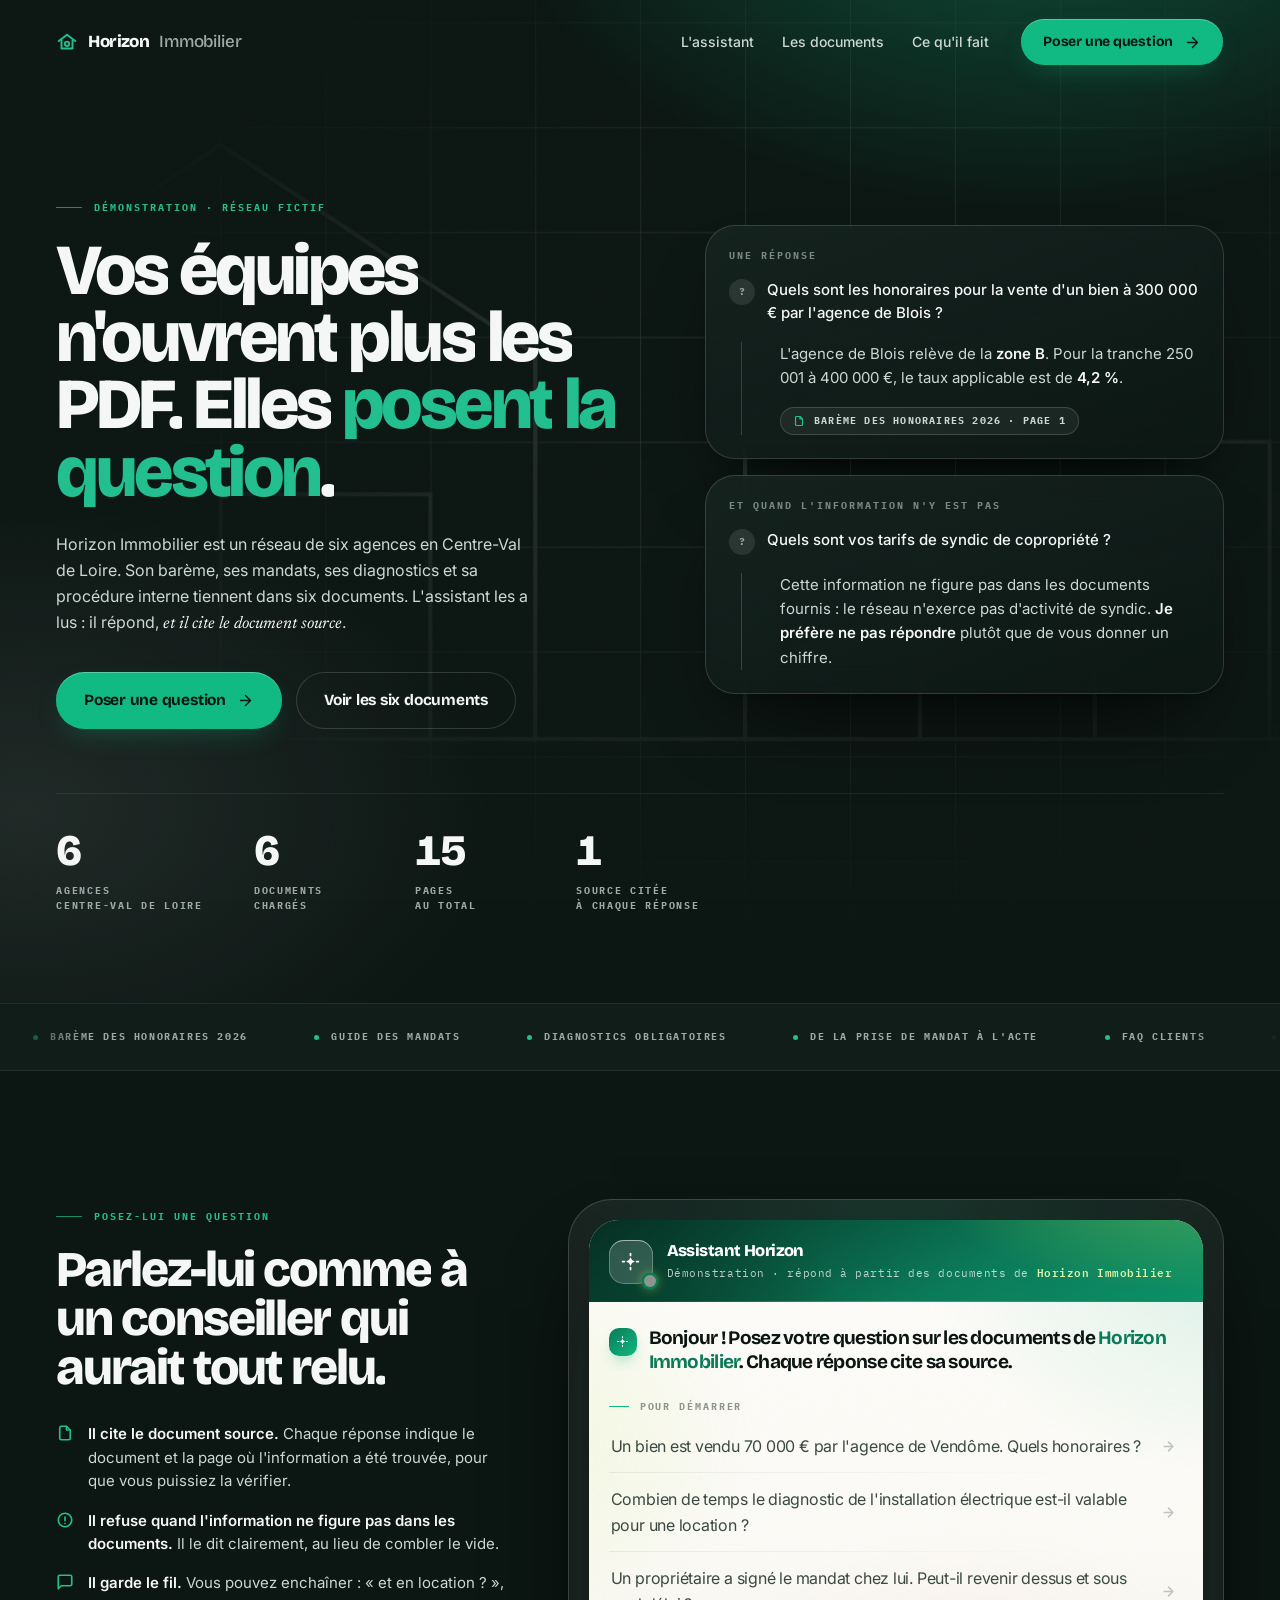
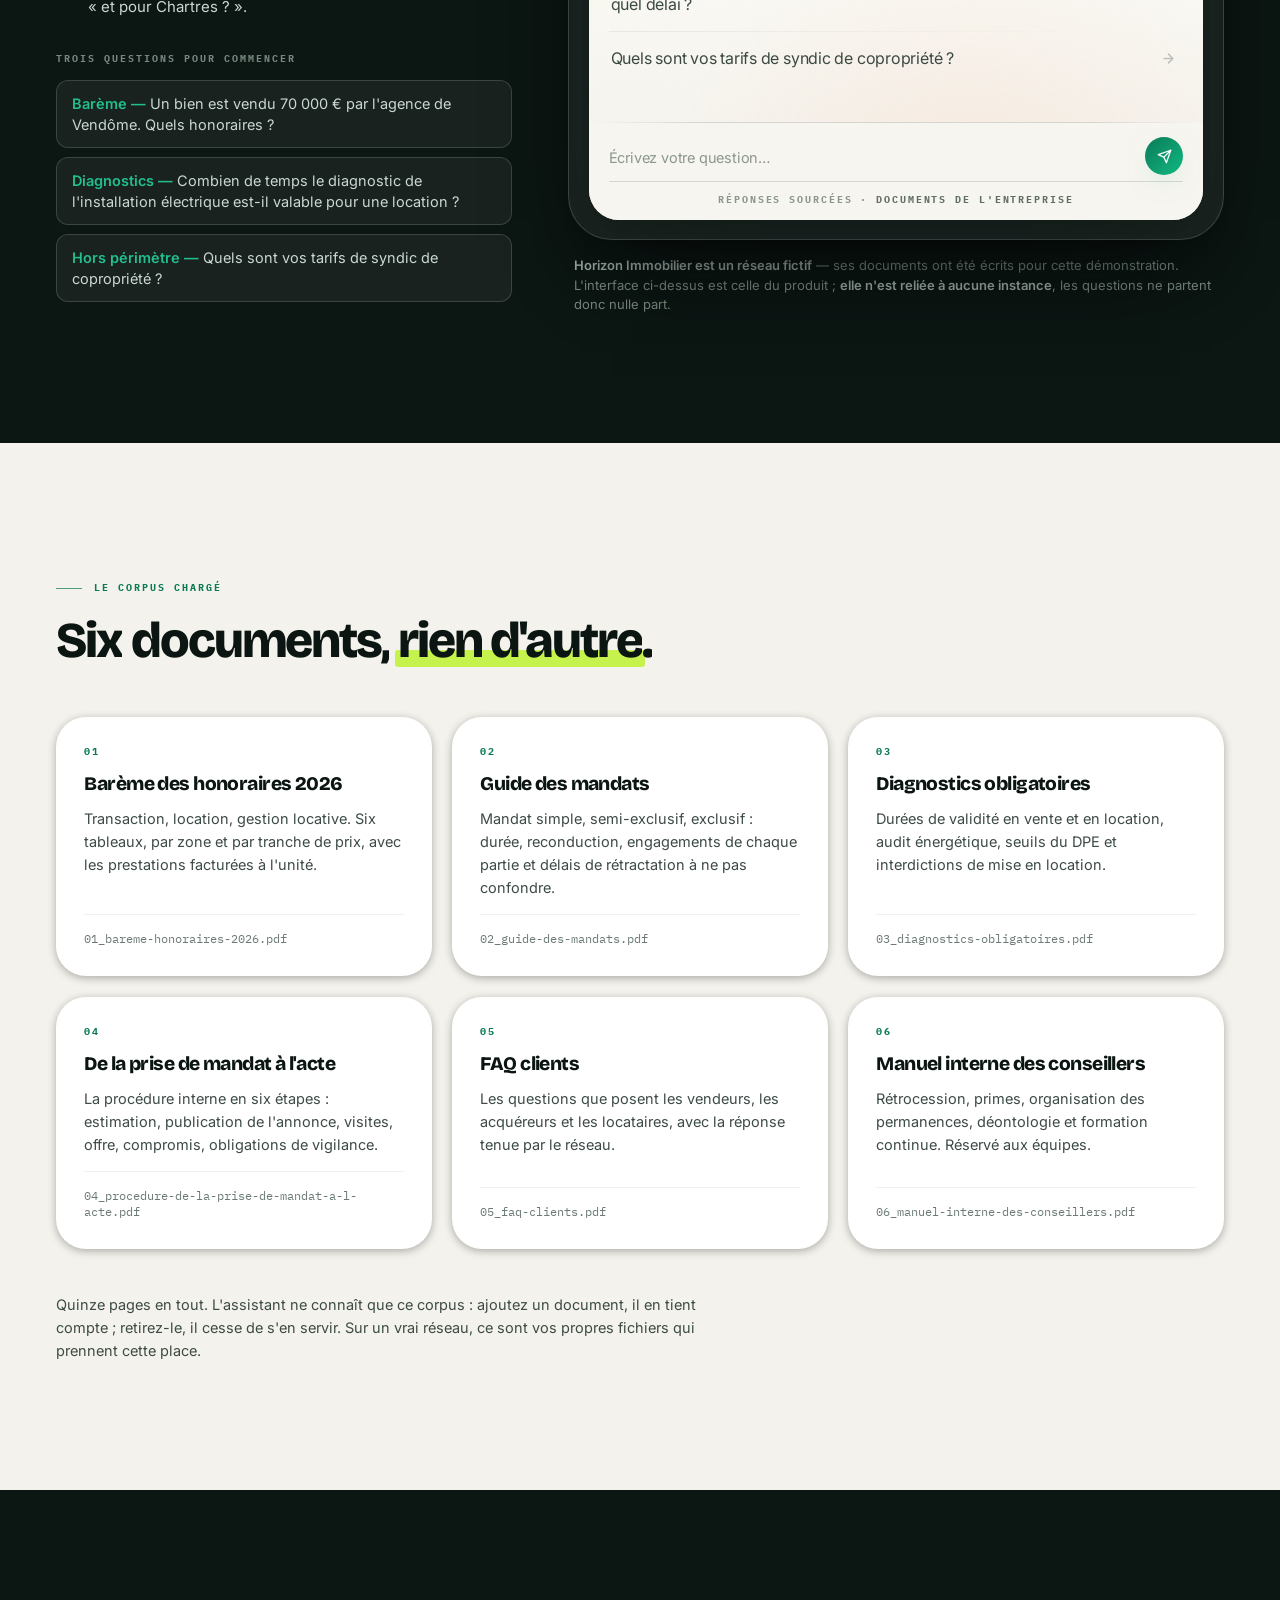
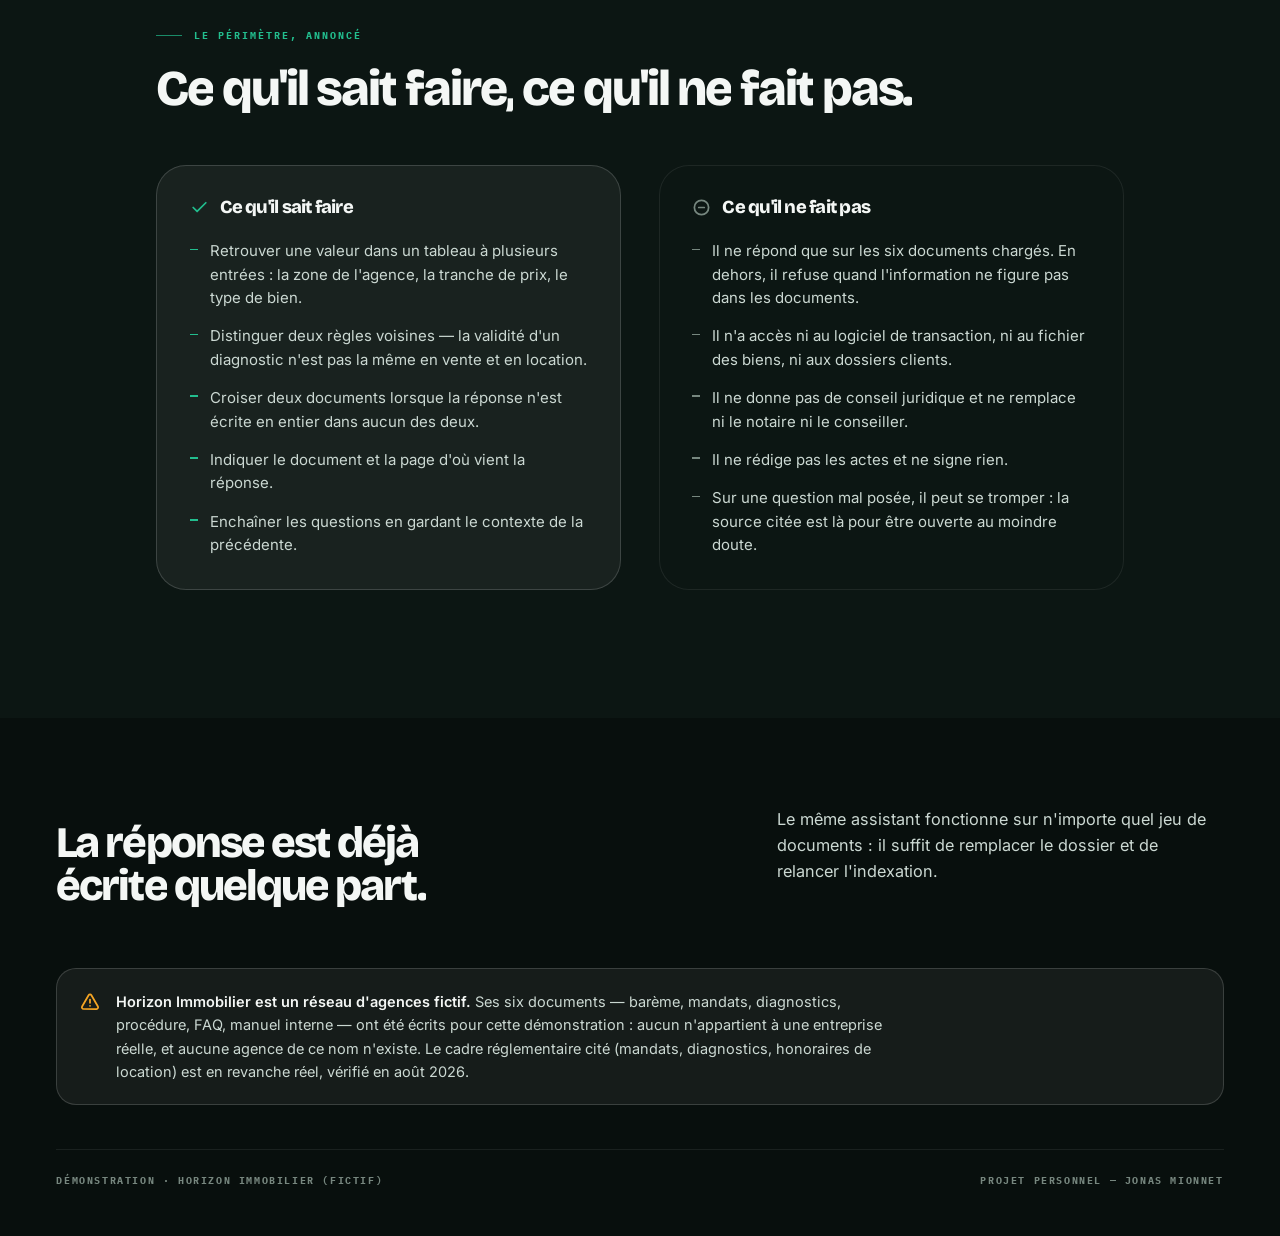
<file: web/index.html>
<!DOCTYPE html>
<html lang="fr">
<head>
<meta charset="UTF-8">
<meta name="viewport" content="width=device-width, initial-scale=1.0">
<title>Horizon Immobilier — l'assistant qui répond à partir des documents du réseau</title>
<meta name="description" content="Démonstration : un assistant qui répond aux questions des équipes à partir des six documents du réseau Horizon Immobilier, en citant le document source. Réseau fictif créé pour la démonstration.">
<meta name="robots" content="noindex, nofollow">
<meta name="theme-color" content="#0C1613">
<link rel="icon" href="data:image/svg+xml,%3Csvg xmlns='http://www.w3.org/2000/svg' viewBox='0 0 64 64'%3E%3Crect width='64' height='64' rx='13' fill='%230C1613'/%3E%3Cpath d='M12 34 32 17l20 17' fill='none' stroke='%23F4F7F5' stroke-width='4.5' stroke-linecap='round' stroke-linejoin='round'/%3E%3Cpath d='M19 33v14h26V33' fill='none' stroke='%23F4F7F5' stroke-width='4.5' stroke-linecap='round' stroke-linejoin='round'/%3E%3Ccircle cx='32' cy='40' r='5' fill='none' stroke='%2310B981' stroke-width='4'/%3E%3C/svg%3E">
<link rel="preconnect" href="https://fonts.googleapis.com">
<link rel="preconnect" href="https://fonts.gstatic.com" crossorigin>
<link href="https://fonts.googleapis.com/css2?family=Bricolage+Grotesque:opsz,wght@12..96,500;12..96,600;12..96,700;12..96,800&family=IBM+Plex+Mono:wght@400;500;600;700&family=Inter:wght@400;450;500;600;700&family=Newsreader:ital,opsz,wght@0,6..72,400;1,6..72,400&display=swap" rel="stylesheet">
<link rel="stylesheet" href="da.css">
<style>
  /* =========================================================================
     Vitrine de démonstration — réseau (fictif) Horizon Immobilier.
     Le vocabulaire commun — jetons de couleur, boutons, révélations — vit dans
     da.css. Cette feuille ne décrit QUE la composition propre à cette page et
     ne pose aucune couleur en dur : uniquement des jetons.
     ========================================================================= */

  html{scroll-behavior:smooth;}
  html.js{scroll-behavior:auto;}          /* le défilement doux est repris par Lenis */
  body{background:var(--ink-900);}

  /* Ancrage : les sections visées par la navigation ne doivent pas passer
     sous la barre collante. */
  section[id]{scroll-margin-top:96px;}

  /* Focus : visible partout, pas seulement sur les boutons de da.css. */
  a:focus-visible,button:focus-visible,input:focus-visible{
    outline:2px solid var(--sig-400);outline-offset:3px;border-radius:var(--r-xs);}

  /* ------------------------------------------------------------------ NAV --- */
  .nav{position:fixed;top:0;left:0;right:0;z-index:300;
    transition:transform .6s var(--e),background .6s var(--e),backdrop-filter .6s var(--e);}
  .nav.is-stuck{background:rgba(12,22,19,.78);              /* repli */
    background:color-mix(in srgb,var(--ink-900) 78%,transparent);
    -webkit-backdrop-filter:blur(18px) saturate(1.5);backdrop-filter:blur(18px) saturate(1.5);
    box-shadow:0 1px 0 var(--rule-ink-2);}
  .nav.is-hidden{transform:translateY(-102%);}
  .nav__in{display:flex;align-items:center;gap:26px;height:clamp(64px,7vw,84px);
    max-width:var(--maxw);margin:0 auto;padding-left:var(--gut);padding-right:var(--gut);}
  .brand{display:flex;align-items:center;gap:10px;font-family:var(--disp);font-weight:800;
    font-size:17px;letter-spacing:-.035em;color:var(--on-ink);}
  .brand svg{width:22px;height:22px;flex:none;stroke:var(--sig-400);fill:none;
    stroke-width:2.1;stroke-linecap:round;stroke-linejoin:round;}
  .brand em{font-style:normal;font-weight:500;color:var(--on-ink-3);letter-spacing:-.01em;}
  .nav__links{display:flex;gap:28px;margin-left:auto;}
  .nav__links a{position:relative;font-size:14px;font-weight:500;color:var(--on-ink-2);
    padding:6px 0;transition:color .3s var(--e);}
  .nav__links a::after{content:"";position:absolute;left:0;right:0;bottom:0;height:1px;
    background:var(--sig-400);transform:scaleX(0);transform-origin:right;
    transition:transform .45s var(--e);}
  .nav__links a:hover{color:var(--on-ink);}
  .nav__links a:hover::after{transform:scaleX(1);transform-origin:left;}
  .nav__cta{margin-left:6px;padding:12px 22px;font-size:14px;}
  .burger{display:none;margin-left:auto;width:44px;height:44px;border:none;background:none;
    cursor:pointer;position:relative;}
  .burger i{position:absolute;left:11px;right:11px;height:1.5px;background:var(--on-ink);
    transition:transform .5s var(--e);}
  .burger i:nth-child(1){top:18px;} .burger i:nth-child(2){top:25px;}
  .nav.is-open .burger i:nth-child(1){transform:translateY(3.5px) rotate(45deg);}
  .nav.is-open .burger i:nth-child(2){transform:translateY(-3.5px) rotate(-45deg);}

  .menu{position:fixed;inset:0;z-index:290;background:var(--ink-950);
    display:flex;flex-direction:column;justify-content:center;gap:4px;padding:0 var(--gut);
    clip-path:inset(0 0 100% 0);visibility:hidden;
    transition:clip-path .8s var(--e),visibility 0s linear .8s;}
  .menu.is-open{clip-path:inset(0 0 0 0);visibility:visible;transition:clip-path .8s var(--e);}
  .menu a{font-family:var(--disp);font-weight:800;font-size:clamp(2rem,9vw,3.2rem);
    letter-spacing:-.05em;color:var(--on-ink);padding:8px 0;opacity:0;transform:translateY(28px);
    transition:opacity .6s var(--e),transform .7s var(--e);}
  .menu.is-open a{opacity:1;transform:none;}
  .menu.is-open a:nth-child(1){transition-delay:.14s;}
  .menu.is-open a:nth-child(2){transition-delay:.2s;}
  .menu.is-open a:nth-child(3){transition-delay:.26s;}
  .menu.is-open a:nth-child(4){transition-delay:.32s;}
  .menu a:hover{color:var(--sig-400);}
  .menu__foot{margin-top:40px;font:var(--t-micro);letter-spacing:.16em;text-transform:uppercase;
    color:var(--on-ink-4);}

  /* ----------------------------------------------------------------- HERO --- */
  .hero{position:relative;overflow:hidden;
    padding:clamp(122px,15vw,190px) 0 clamp(56px,7vw,96px);}
  /* Décor : aucune photographie. Une lumière, un plan tramé, un filet. */
  .hero__aura{position:absolute;inset:-20% -10% 0 -10%;z-index:0;pointer-events:none;
    background:
      radial-gradient(58% 46% at 76% 6%,var(--sig-glow),transparent 62%),
      radial-gradient(48% 40% at 10% 84%,var(--tint-2),transparent 66%);
    opacity:.85;}
  .hero__plan{position:absolute;inset:-8% -4% -14% -4%;z-index:0;pointer-events:none;
    color:var(--on-ink);opacity:.13;
    -webkit-mask-image:radial-gradient(72% 62% at 62% 38%,#000 12%,transparent 76%);
    mask-image:radial-gradient(72% 62% at 62% 38%,#000 12%,transparent 76%);}
  .hero__plan svg{width:100%;height:100%;}
  .hero__in{position:relative;z-index:2;}
  .hero__grid{display:grid;grid-template-columns:minmax(0,1.06fr) minmax(0,.94fr);
    gap:clamp(34px,5vw,72px);align-items:center;}
  .hero h1{font-size:clamp(2.35rem,5.6vw,5.1rem);line-height:.94;letter-spacing:-.05em;
    margin:0 0 26px;max-width:15ch;}
  .hero h1 .thin{font-weight:500;color:var(--on-ink-2);}
  .hero__lead{max-width:48ch;color:var(--on-ink-2);font-size:clamp(1rem,1.2vw,1.2rem);
    line-height:1.62;margin-bottom:34px;}
  .hero__lead em{font-family:var(--serif);font-style:italic;color:var(--on-ink);font-size:1.06em;}
  .hero__cta{display:flex;gap:14px;flex-wrap:wrap;align-items:center;}

  /* Le compte du corpus : des faits, pas une performance. */
  .facts{display:flex;flex-wrap:wrap;gap:clamp(26px,4vw,58px);margin-top:clamp(44px,5vw,68px);
    padding-top:clamp(26px,3vw,38px);border-top:1px solid var(--rule-ink-2);}
  .facts div{min-width:110px;}
  .facts .num{font-size:clamp(2rem,3.4vw,3.1rem);}
  .facts .num-lbl{margin-top:10px;}

  /* ------------------------------------------------- APERÇU DE RÉPONSE --- */
  .peek{position:relative;border-radius:var(--r-lg);padding:24px;
    background:var(--glass);
    -webkit-backdrop-filter:blur(20px) saturate(1.3);backdrop-filter:blur(20px) saturate(1.3);
    box-shadow:inset 0 0 0 1px var(--glass-ring),var(--sh-3);}
  .peek + .peek{margin-top:16px;}
  .peek__q{display:flex;gap:12px;align-items:flex-start;margin-bottom:18px;}
  .peek__q b{flex:none;width:26px;height:26px;border-radius:50%;background:var(--tint-2);
    display:grid;place-items:center;font:var(--t-micro);color:var(--on-ink-3);}
  .peek__q span{font-size:15px;line-height:1.5;color:var(--on-ink);font-weight:500;}
  .peek__a{font-size:15px;line-height:1.62;color:var(--on-ink-2);
    padding-left:38px;border-left:1px solid var(--rule-ink);margin-left:12px;}
  .peek__a strong{color:var(--on-ink);font-weight:600;}
  .peek__src{display:inline-flex;align-items:center;gap:9px;margin-top:16px;padding:7px 13px;
    border-radius:999px;background:var(--tint);box-shadow:inset 0 0 0 1px var(--rule-ink);
    font:var(--t-micro);letter-spacing:.12em;text-transform:uppercase;color:var(--on-ink-2);}
  .peek__src svg{width:12px;height:12px;stroke:var(--sig-400);fill:none;stroke-width:2.4;
    stroke-linecap:round;stroke-linejoin:round;flex:none;}
  .peek--refus .peek__a{border-left-color:var(--tint-3);}
  .peek__tag{display:block;font:var(--t-micro);letter-spacing:.2em;text-transform:uppercase;
    color:var(--on-ink-4);margin-bottom:16px;}

  /* -------------------------------------------------------- BANDEAU DOC --- */
  .strip{padding:clamp(18px,2.4vw,26px) 0;border-top:1px solid var(--rule-ink-2);
    border-bottom:1px solid var(--rule-ink-2);background:var(--ink-850);}
  .strip__item{display:inline-flex;align-items:center;gap:12px;padding:0 clamp(20px,2.6vw,40px);
    font:var(--t-micro);letter-spacing:.16em;text-transform:uppercase;color:var(--on-ink-3);
    white-space:nowrap;}
  .strip__item i{width:5px;height:5px;border-radius:50%;background:var(--sig-400);flex:none;
    font-style:normal;}

  /* ------------------------------------------------------------- CHAT --- */
  .chat{position:relative;}
  .chat__grid{display:grid;grid-template-columns:minmax(0,.82fr) minmax(0,1.18fr);
    gap:clamp(32px,4.4vw,66px);align-items:start;}
  .chat__aside{position:sticky;top:104px;}
  .chat__rules{list-style:none;margin:30px 0 0;padding:0;display:grid;gap:16px;}
  .chat__rules li{display:flex;gap:14px;align-items:flex-start;font-size:15px;line-height:1.56;
    color:var(--on-ink-2);}
  .chat__rules svg{width:18px;height:18px;flex:none;margin-top:2px;stroke:var(--sig-400);
    fill:none;stroke-width:2.2;stroke-linecap:round;stroke-linejoin:round;}
  .chat__rules b{color:var(--on-ink);font-weight:600;}

  /* Exemples cliquables : ils remplissent le champ de l'assistant. */
  .tries{margin-top:34px;}
  .tries__ttl{font:var(--t-micro);letter-spacing:.2em;text-transform:uppercase;
    color:var(--on-ink-4);margin-bottom:14px;}
  .try{display:block;width:100%;text-align:left;margin-bottom:9px;padding:13px 16px;
    border:none;border-radius:var(--r-sm);background:var(--tint);
    box-shadow:inset 0 0 0 1px var(--rule-ink);color:var(--on-ink-2);
    font-size:14.5px;line-height:1.45;cursor:pointer;
    transition:background .35s var(--e),color .3s var(--e),transform .35s var(--e-soft);}
  .try:hover{background:var(--tint-2);color:var(--on-ink);transform:translateX(4px);}
  .try em{font-style:normal;color:var(--sig-400);font-weight:600;}

  /* Cadre du chat : une surface haute qui contient la porte puis le panneau. */
  .chatbox{position:relative;border-radius:var(--r-xl);padding:clamp(16px,1.6vw,22px);
    background:var(--tint);box-shadow:inset 0 0 0 1px var(--rule-ink),var(--sh-3);}
  .chatbox::before{content:"";position:absolute;inset:0;border-radius:inherit;pointer-events:none;
    background:radial-gradient(90% 60% at 50% 0%,var(--sig-glow),transparent 60%);opacity:.28;}
  .chatbox > *{position:relative;}

  /* Porte d'accès. */
  .gate{display:grid;place-items:center;min-height:min(600px,72svh);
    padding:clamp(28px,4vw,52px) clamp(20px,3vw,40px);text-align:center;}
  .gate__lock{width:46px;height:46px;border-radius:50%;display:grid;place-items:center;
    background:var(--tint-2);box-shadow:inset 0 0 0 1px var(--rule-ink);margin:0 auto 22px;}
  .gate__lock svg{width:20px;height:20px;stroke:var(--sig-400);fill:none;stroke-width:2;
    stroke-linecap:round;stroke-linejoin:round;}
  .gate h3{font-size:clamp(1.3rem,2vw,1.7rem);margin-bottom:12px;}
  .gate p{font-size:14.5px;line-height:1.6;color:var(--on-ink-3);max-width:40ch;margin:0 auto;}
  .gate form{display:flex;flex-wrap:wrap;gap:10px;justify-content:center;
    margin:28px auto 0;max-width:440px;}
  .gate label{display:block;width:100%;font:var(--t-micro);letter-spacing:.18em;
    text-transform:uppercase;color:var(--on-ink-4);margin-bottom:4px;text-align:left;}
  .gate input{flex:1 1 210px;min-width:0;padding:15px 18px;border:none;border-radius:999px;
    background:var(--ink-800);color:var(--on-ink);font:450 15px/1.4 var(--ui);
    box-shadow:inset 0 0 0 1px var(--rule-ink);transition:box-shadow .3s var(--e);}
  .gate input::placeholder{color:var(--on-ink-4);}
  .gate input:hover{box-shadow:inset 0 0 0 1px var(--tint-3);}
  .gate__msg{margin-top:16px;min-height:1.4em;font-size:14px;color:var(--on-ink-3);}
  .gate__msg[data-etat="erreur"]{color:var(--coral);}
  .gate__msg[data-etat="ok"]{color:var(--sig-300);}

  /* Le panneau du widget occupe la boîte ; sur petit écran, il se plie. */
  .chat__cible .da-panel.da-inline{height:min(600px,74svh);border-radius:var(--r-lg);}
  .chat__note{display:flex;flex-wrap:wrap;gap:10px 18px;align-items:center;
    justify-content:space-between;margin-top:16px;padding:0 6px;
    font-size:13px;line-height:1.5;color:var(--on-ink-4);}
  .chat__note b{color:var(--on-ink-3);font-weight:600;}
  .reset{border:none;background:none;padding:0;cursor:pointer;font:inherit;
    color:var(--on-ink-3);text-decoration:underline;text-underline-offset:3px;
    transition:color .3s var(--e);}
  .reset:hover{color:var(--sig-400);}

  /* -------------------------------------------------------- DOCUMENTS --- */
  /* Le surlignage `.mark` est peint en z-index:-1 : il lui faut un contexte
     d'empilement local, sinon il disparaît derrière le fond de la bande. */
  #documents .shell{position:relative;z-index:1;}

  .docs{display:grid;grid-template-columns:repeat(3,minmax(0,1fr));
    gap:clamp(14px,1.6vw,22px);margin-top:clamp(38px,4vw,58px);}
  .doc{display:flex;flex-direction:column;gap:14px;padding:clamp(22px,2.2vw,30px);
    min-height:230px;}
  .doc__no{font:var(--t-micro);letter-spacing:.2em;color:var(--sig-600);}
  .doc h3{font-size:1.2rem;letter-spacing:-.03em;line-height:1.1;}
  .doc p{font-size:14.5px;line-height:1.58;color:var(--on-paper-2);}
  .doc__file{margin-top:auto;padding-top:16px;border-top:1px solid var(--rule-paper-2);
    font:400 12px/1.4 var(--mono);color:var(--on-paper-3);word-break:break-word;}
  .docs__foot{margin-top:clamp(30px,3.4vw,44px);font-size:14.5px;line-height:1.6;
    color:var(--on-paper-2);max-width:72ch;}

  /* ----------------------------------------------------------- LIMITES --- */
  .lim{display:grid;grid-template-columns:repeat(2,minmax(0,1fr));
    gap:clamp(20px,3vw,48px);margin-top:clamp(38px,4vw,56px);}
  .lim__col{padding:clamp(24px,2.6vw,36px);border-radius:var(--r-lg);
    background:var(--tint);box-shadow:inset 0 0 0 1px var(--rule-ink);}
  .lim__col--no{background:transparent;box-shadow:inset 0 0 0 1px var(--rule-ink-2);}
  .lim h3{font-size:1.15rem;margin-bottom:22px;display:flex;align-items:center;gap:11px;}
  .lim h3 svg{width:19px;height:19px;fill:none;stroke-width:2.2;stroke-linecap:round;
    stroke-linejoin:round;flex:none;}
  .lim__col--yes h3 svg{stroke:var(--sig-400);}
  .lim__col--no h3 svg{stroke:var(--on-ink-4);}
  .lim ul{list-style:none;margin:0;padding:0;display:grid;gap:15px;}
  .lim li{font-size:15px;line-height:1.56;color:var(--on-ink-2);padding-left:20px;
    position:relative;}
  .lim li::before{content:"";position:absolute;left:0;top:.62em;width:8px;height:1.5px;
    background:var(--on-ink-4);}
  .lim__col--yes li::before{background:var(--sig-400);}

  /* -------------------------------------------------------------- PIED --- */
  .foot{background:var(--ink-950);padding:clamp(58px,7vw,96px) 0 clamp(34px,4vw,48px);}
  .foot__top{display:grid;grid-template-columns:minmax(0,1.2fr) minmax(0,.8fr);
    gap:clamp(28px,4vw,64px);align-items:end;}
  .foot__claim{font-family:var(--disp);font-weight:800;letter-spacing:-.045em;line-height:1;
    font-size:clamp(1.6rem,3.4vw,2.9rem);color:var(--on-ink);max-width:16ch;}
  .fictif{margin-top:clamp(40px,4.6vw,64px);padding:22px 24px;border-radius:var(--r-md);
    background:var(--tint);box-shadow:inset 0 0 0 1px var(--rule-ink);
    display:flex;gap:16px;align-items:flex-start;}
  .fictif svg{width:20px;height:20px;flex:none;margin-top:2px;stroke:var(--amber);fill:none;
    stroke-width:2.1;stroke-linecap:round;stroke-linejoin:round;}
  .fictif p{font-size:14.5px;line-height:1.62;color:var(--on-ink-2);max-width:88ch;}
  .fictif b{color:var(--on-ink);font-weight:600;}
  .foot__bar{display:flex;flex-wrap:wrap;gap:12px 26px;justify-content:space-between;
    align-items:center;margin-top:clamp(30px,3.4vw,44px);padding-top:24px;
    border-top:1px solid var(--rule-ink-2);
    font:var(--t-micro);letter-spacing:.16em;text-transform:uppercase;color:var(--on-ink-4);}
  .foot__bar a{color:var(--on-ink-2);transition:color .3s var(--e);}
  .foot__bar a:hover{color:var(--sig-400);}

  /* Message affiché quand le JavaScript ne s'exécute pas. */
  .nojs{margin-top:20px;padding:20px 24px;border-radius:var(--r-md);
    background:var(--tint);box-shadow:inset 0 0 0 1px var(--rule-ink);
    font-size:14.5px;line-height:1.6;color:var(--on-ink-2);}

  /* --------------------------------------------------------- RESPONSIVE --- */
  @media (max-width:1080px){
    .docs{grid-template-columns:repeat(2,minmax(0,1fr));}
  }
  @media (max-width:960px){
    .nav__links,.nav__cta{display:none;}
    .burger{display:block;}
    .hero__grid{grid-template-columns:minmax(0,1fr);gap:38px;}
    .hero h1{max-width:18ch;}
    .chat__grid{grid-template-columns:minmax(0,1fr);}
    .chat__aside{position:static;}
    .lim{grid-template-columns:minmax(0,1fr);}
    .foot__top{grid-template-columns:minmax(0,1fr);align-items:start;}
  }
  @media (max-width:640px){
    .docs{grid-template-columns:minmax(0,1fr);}
    .doc{min-height:0;}
    .peek__a{padding-left:22px;margin-left:6px;}
    .gate form{max-width:none;}
    .gate input{flex:1 1 100%;}
    .gate .btn{width:100%;}
    .chat__cible .da-panel.da-inline{height:min(600px,78svh);}
    .facts{gap:24px 34px;}
  }
</style>
</head>
<body>

<div class="curtain" aria-hidden="true">
  <div class="curtain__word">Horizon<b>·</b>Immobilier</div>
</div>
<div class="grain" aria-hidden="true"></div>
<div data-progress aria-hidden="true"></div>

<!-- ============================== NAVIGATION ============================== -->
<header class="nav" data-nav>
  <div class="nav__in">
    <a class="brand" href="#top" aria-label="Horizon Immobilier, retour en haut de page">
      <svg viewBox="0 0 24 24" aria-hidden="true"><path d="M3 11 12 4l9 7"/><path d="M6 10v9h12v-9"/><circle cx="12" cy="14" r="2.4"/></svg>
      Horizon <em>Immobilier</em>
    </a>
    <nav class="nav__links" aria-label="Navigation principale">
      <a href="#assistant">L'assistant</a>
      <a href="#documents">Les documents</a>
      <a href="#limites">Ce qu'il fait</a>
    </nav>
    <a class="btn btn--sig nav__cta" href="#assistant" data-magnetic="0.22"><span>Poser une question</span>
      <svg viewBox="0 0 24 24" aria-hidden="true"><path d="M5 12h13"/><path d="m12 5 7 7-7 7"/></svg></a>
    <button class="burger" id="burger" type="button" aria-label="Ouvrir le menu" aria-expanded="false" aria-controls="menu">
      <i></i><i></i>
    </button>
  </div>
</header>

<div class="menu" id="menu">
  <a href="#assistant">L'assistant</a>
  <a href="#documents">Les documents</a>
  <a href="#limites">Ce qu'il fait</a>
  <a href="#assistant">Poser une question</a>
  <div class="menu__foot">Réseau fictif · démonstration</div>
</div>

<main>

<!-- ================================= HERO ================================= -->
<section class="hero" id="top">
  <!-- Décor : lumière et plan tramé, aucune photographie. -->
  <div class="hero__aura" aria-hidden="true"></div>
  <div class="hero__plan" aria-hidden="true" data-parallax="0.08">
    <svg viewBox="0 0 1200 700" preserveAspectRatio="xMidYMid slice" role="presentation">
      <defs>
        <pattern id="trame" width="60" height="60" patternUnits="userSpaceOnUse">
          <path d="M60 0H0v60" fill="none" stroke="currentColor" stroke-width="1"/>
        </pattern>
      </defs>
      <rect width="1200" height="700" fill="url(#trame)"/>
      <g fill="none" stroke="currentColor" stroke-width="2.4">
        <path d="M180 470V250l180-120 180 120v220z"/>
        <path d="M360 470V330h120v140"/>
        <path d="M660 470V300h300v170z"/>
        <path d="M760 470V370h100v100"/>
        <path d="M120 470h960"/>
      </g>
    </svg>
  </div>

  <div class="shell hero__in">
    <div class="hero__grid">
      <div>
        <p class="eyebrow" data-reveal="fade">Démonstration · réseau fictif</p>
        <h1 data-reveal="fade" data-split>Vos équipes n'ouvrent plus les PDF. Elles <span class="sig">posent la question</span>.</h1>
        <p class="hero__lead" data-reveal="up" data-delay="140">
          Horizon Immobilier est un réseau de six agences en Centre-Val de Loire. Son barème,
          ses mandats, ses diagnostics et sa procédure interne tiennent dans six documents.
          L'assistant les a lus : il répond, <em>et il cite le document source</em>.
        </p>
        <div class="hero__cta" data-reveal="up" data-delay="220">
          <a class="btn btn--sig" href="#assistant" data-magnetic="0.25"><span>Poser une question</span>
            <svg viewBox="0 0 24 24" aria-hidden="true"><path d="M5 12h13"/><path d="m12 5 7 7-7 7"/></svg></a>
          <a class="btn btn--ghost" href="#documents" data-magnetic="0.18"><span>Voir les six documents</span></a>
        </div>
      </div>

      <div data-reveal="up" data-delay="180">
        <!-- Deux aperçus : une réponse sourcée, puis un refus. La promesse est
             montrée avant d'être écrite. -->
        <div class="peek" data-spot>
          <span class="peek__tag">Une réponse</span>
          <div class="peek__q">
            <b aria-hidden="true">?</b>
            <span>Quels sont les honoraires pour la vente d'un bien à 300 000 € par l'agence de Blois ?</span>
          </div>
          <div class="peek__a">
            L'agence de Blois relève de la <strong>zone B</strong>. Pour la tranche
            250 001 à 400 000 €, le taux applicable est de <strong>4,2 %</strong>.
            <span class="peek__src">
              <svg viewBox="0 0 24 24" aria-hidden="true"><path d="M14 3H7a2 2 0 0 0-2 2v14a2 2 0 0 0 2 2h10a2 2 0 0 0 2-2V8z"/><path d="M14 3v5h5"/></svg>
              Barème des honoraires 2026 · page 1
            </span>
          </div>
        </div>

        <div class="peek peek--refus" data-spot>
          <span class="peek__tag">Et quand l'information n'y est pas</span>
          <div class="peek__q">
            <b aria-hidden="true">?</b>
            <span>Quels sont vos tarifs de syndic de copropriété ?</span>
          </div>
          <div class="peek__a">
            Cette information ne figure pas dans les documents fournis : le réseau n'exerce
            pas d'activité de syndic. <strong>Je préfère ne pas répondre</strong> plutôt que
            de vous donner un chiffre.
          </div>
        </div>
      </div>
    </div>

    <div class="facts" data-reveal="up" data-delay="120">
      <div><span class="num">6</span><span class="num-lbl">agences<br>Centre-Val de Loire</span></div>
      <div><span class="num">6</span><span class="num-lbl">documents<br>chargés</span></div>
      <div><span class="num">15</span><span class="num-lbl">pages<br>au total</span></div>
      <div><span class="num">1</span><span class="num-lbl">source citée<br>à chaque réponse</span></div>
    </div>
  </div>
</section>

<!-- ========================= BANDEAU DES DOCUMENTS ======================== -->
<div class="strip" aria-hidden="true">
  <div class="marquee">
    <div class="marquee__track">
      <span class="strip__item"><i></i>Barème des honoraires 2026</span>
      <span class="strip__item"><i></i>Guide des mandats</span>
      <span class="strip__item"><i></i>Diagnostics obligatoires</span>
      <span class="strip__item"><i></i>De la prise de mandat à l'acte</span>
      <span class="strip__item"><i></i>FAQ clients</span>
      <span class="strip__item"><i></i>Manuel interne des conseillers</span>
      <span class="strip__item"><i></i>Barème des honoraires 2026</span>
      <span class="strip__item"><i></i>Guide des mandats</span>
      <span class="strip__item"><i></i>Diagnostics obligatoires</span>
      <span class="strip__item"><i></i>De la prise de mandat à l'acte</span>
      <span class="strip__item"><i></i>FAQ clients</span>
      <span class="strip__item"><i></i>Manuel interne des conseillers</span>
    </div>
  </div>
</div>

<!-- =============================== ASSISTANT ============================== -->
<section class="band chat" id="assistant">
  <div class="shell">
    <div class="chat__grid">

      <div class="chat__aside">
        <p class="eyebrow" data-reveal="fade">Posez-lui une question</p>
        <h2 class="h2" data-reveal="fade" data-split>Parlez-lui comme à un conseiller qui aurait tout relu.</h2>

        <ul class="chat__rules" data-reveal="up" data-delay="140">
          <li>
            <svg viewBox="0 0 24 24" aria-hidden="true"><path d="M14 3H7a2 2 0 0 0-2 2v14a2 2 0 0 0 2 2h10a2 2 0 0 0 2-2V8z"/><path d="M14 3v5h5"/></svg>
            <span><b>Il cite le document source.</b> Chaque réponse indique le document et la
            page où l'information a été trouvée, pour que vous puissiez la vérifier.</span>
          </li>
          <li>
            <svg viewBox="0 0 24 24" aria-hidden="true"><path d="M12 21a9 9 0 1 0 0-18 9 9 0 0 0 0 18z"/><path d="M12 8v5"/><path d="M12 16.5h.01"/></svg>
            <span><b>Il refuse quand l'information ne figure pas dans les documents.</b>
            Il le dit clairement, au lieu de combler le vide.</span>
          </li>
          <li>
            <svg viewBox="0 0 24 24" aria-hidden="true"><path d="M21 15a2 2 0 0 1-2 2H7l-4 4V5a2 2 0 0 1 2-2h14a2 2 0 0 1 2 2z"/></svg>
            <span><b>Il garde le fil.</b> Vous pouvez enchaîner : « et en location ? »,
            « et pour Chartres ? ».</span>
          </li>
        </ul>

        <div class="tries" data-reveal="up" data-delay="200">
          <p class="tries__ttl">Trois questions pour commencer</p>
          <button class="try" type="button" data-question="Un bien est vendu 70 000 € par l'agence de Vendôme. Quels honoraires ?">
            <em>Barème —</em> Un bien est vendu 70 000 € par l'agence de Vendôme. Quels honoraires ?
          </button>
          <button class="try" type="button" data-question="Combien de temps le diagnostic de l'installation électrique est-il valable pour une location ?">
            <em>Diagnostics —</em> Combien de temps le diagnostic de l'installation électrique est-il valable pour une location ?
          </button>
          <button class="try" type="button" data-question="Quels sont vos tarifs de syndic de copropriété ?">
            <em>Hors périmètre —</em> Quels sont vos tarifs de syndic de copropriété ?
          </button>
        </div>
      </div>

      <div data-reveal="up" data-delay="120">
        <div class="chatbox">
          <!-- L'assistant est monté ici au chargement. Cette page est une
               démonstration statique : aucune instance n'est jointe derrière. -->
          <div class="chat__cible" id="chat-cible"></div>
          <noscript>
            <p class="nojs" style="padding:28px">L'assistant a besoin de JavaScript pour
               s'afficher. Le reste de la page — les documents chargés et le périmètre
               de l'assistant — reste consultable sans lui.</p>
          </noscript>
        </div>

        <p class="chat__note">
          <span><b>Horizon Immobilier est un réseau fictif</b> — ses documents ont été écrits
            pour cette démonstration. L'interface ci-dessus est celle du produit ;
            <b>elle n'est reliée à aucune instance</b>, les questions ne partent donc nulle part.</span>
        </p>
      </div>

    </div>
  </div>
</section>

<!-- =============================== DOCUMENTS ============================== -->
<section class="band paper" id="documents">
  <div class="shell">
    <p class="eyebrow" data-reveal="fade">Le corpus chargé</p>
    <h2 class="h2" data-reveal="fade" data-split>Six documents, <span class="mark">rien d'autre</span>.</h2>

    <div class="docs">
      <article class="card doc" data-spot data-reveal="up">
        <span class="doc__no">01</span>
        <h3>Barème des honoraires 2026</h3>
        <p>Transaction, location, gestion locative. Six tableaux, par zone et par tranche
           de prix, avec les prestations facturées à l'unité.</p>
        <span class="doc__file">01_bareme-honoraires-2026.pdf</span>
      </article>

      <article class="card doc" data-spot data-reveal="up" data-delay="80">
        <span class="doc__no">02</span>
        <h3>Guide des mandats</h3>
        <p>Mandat simple, semi-exclusif, exclusif : durée, reconduction, engagements de
           chaque partie et délais de rétractation à ne pas confondre.</p>
        <span class="doc__file">02_guide-des-mandats.pdf</span>
      </article>

      <article class="card doc" data-spot data-reveal="up" data-delay="160">
        <span class="doc__no">03</span>
        <h3>Diagnostics obligatoires</h3>
        <p>Durées de validité en vente et en location, audit énergétique, seuils du DPE
           et interdictions de mise en location.</p>
        <span class="doc__file">03_diagnostics-obligatoires.pdf</span>
      </article>

      <article class="card doc" data-spot data-reveal="up">
        <span class="doc__no">04</span>
        <h3>De la prise de mandat à l'acte</h3>
        <p>La procédure interne en six étapes : estimation, publication de l'annonce,
           visites, offre, compromis, obligations de vigilance.</p>
        <span class="doc__file">04_procedure-de-la-prise-de-mandat-a-l-acte.pdf</span>
      </article>

      <article class="card doc" data-spot data-reveal="up" data-delay="80">
        <span class="doc__no">05</span>
        <h3>FAQ clients</h3>
        <p>Les questions que posent les vendeurs, les acquéreurs et les locataires,
           avec la réponse tenue par le réseau.</p>
        <span class="doc__file">05_faq-clients.pdf</span>
      </article>

      <article class="card doc" data-spot data-reveal="up" data-delay="160">
        <span class="doc__no">06</span>
        <h3>Manuel interne des conseillers</h3>
        <p>Rétrocession, primes, organisation des permanences, déontologie et
           formation continue. Réservé aux équipes.</p>
        <span class="doc__file">06_manuel-interne-des-conseillers.pdf</span>
      </article>
    </div>

    <p class="docs__foot" data-reveal="up">
      Quinze pages en tout. L'assistant ne connaît que ce corpus : ajoutez un document,
      il en tient compte ; retirez-le, il cesse de s'en servir. Sur un vrai réseau, ce sont
      vos propres fichiers qui prennent cette place.
    </p>
  </div>
</section>

<!-- ================================ LIMITES =============================== -->
<section class="band" id="limites">
  <div class="shell shell--tight">
    <p class="eyebrow" data-reveal="fade">Le périmètre, annoncé</p>
    <h2 class="h2" data-reveal="fade" data-split>Ce qu'il sait faire, ce qu'il ne fait pas.</h2>

    <div class="lim">
      <div class="lim__col lim__col--yes" data-reveal="up">
        <h3><svg viewBox="0 0 24 24" aria-hidden="true"><path d="M20 6 9 17l-5-5"/></svg> Ce qu'il sait faire</h3>
        <ul>
          <li>Retrouver une valeur dans un tableau à plusieurs entrées : la zone de l'agence,
              la tranche de prix, le type de bien.</li>
          <li>Distinguer deux règles voisines — la validité d'un diagnostic n'est pas la même
              en vente et en location.</li>
          <li>Croiser deux documents lorsque la réponse n'est écrite en entier dans aucun
              des deux.</li>
          <li>Indiquer le document et la page d'où vient la réponse.</li>
          <li>Enchaîner les questions en gardant le contexte de la précédente.</li>
        </ul>
      </div>

      <div class="lim__col lim__col--no" data-reveal="up" data-delay="120">
        <h3><svg viewBox="0 0 24 24" aria-hidden="true"><circle cx="12" cy="12" r="9"/><path d="M8.5 12h7"/></svg> Ce qu'il ne fait pas</h3>
        <ul>
          <li>Il ne répond que sur les six documents chargés. En dehors, il refuse quand
              l'information ne figure pas dans les documents.</li>
          <li>Il n'a accès ni au logiciel de transaction, ni au fichier des biens, ni aux
              dossiers clients.</li>
          <li>Il ne donne pas de conseil juridique et ne remplace ni le notaire ni le
              conseiller.</li>
          <li>Il ne rédige pas les actes et ne signe rien.</li>
          <li>Sur une question mal posée, il peut se tromper : la source citée est là pour
              être ouverte au moindre doute.</li>
        </ul>
      </div>
    </div>
  </div>
</section>

</main>

<!-- ================================= PIED ================================= -->
<footer class="foot">
  <div class="shell">
    <div class="foot__top">
      <p class="foot__claim" data-reveal="fade" data-split>La réponse est déjà écrite quelque part.</p>
      <div data-reveal="up" data-delay="120">
        <p class="lead" style="margin-bottom:24px">Le même assistant fonctionne sur n'importe quel
          jeu de documents : il suffit de remplacer le dossier et de relancer l'indexation.</p>
      </div>
    </div>

    <div class="fictif">
      <svg viewBox="0 0 24 24" aria-hidden="true"><path d="M12 9v4"/><path d="M12 16.5h.01"/><path d="M10.3 3.9 2.5 17.4A2 2 0 0 0 4.2 20.4h15.6a2 2 0 0 0 1.7-3l-7.8-13.5a2 2 0 0 0-3.4 0z"/></svg>
      <p><b>Horizon Immobilier est un réseau d'agences fictif.</b> Ses six documents — barème,
        mandats, diagnostics, procédure, FAQ, manuel interne — ont été écrits pour cette
        démonstration : aucun n'appartient à une entreprise réelle, et aucune agence de ce nom
        n'existe. Le cadre réglementaire cité (mandats, diagnostics, honoraires de location)
        est en revanche réel, vérifié en août 2026.</p>
    </div>

    <div class="foot__bar">
      <span>Démonstration · Horizon Immobilier (fictif)</span>
      <span>Projet personnel — Jonas Mionnet</span>
    </div>
  </div>
</footer>

<script src="lenis.min.js"></script>
<script src="motion.js"></script>
<script src="widget.js"></script>
<script>
/* ---------------------------------------------------------------------------
   Menu plein écran (petits écrans)
   --------------------------------------------------------------------------- */
(function () {
  var burger = document.getElementById("burger"),
      menu   = document.getElementById("menu"),
      nav    = document.querySelector("[data-nav]");
  if (!burger || !menu || !nav) return;

  function fermer() {
    menu.classList.remove("is-open");
    nav.classList.remove("is-open");
    burger.setAttribute("aria-expanded", "false");
    if (window.Motion) window.Motion.start();
  }
  burger.addEventListener("click", function () {
    var ouvert = menu.classList.toggle("is-open");
    nav.classList.toggle("is-open", ouvert);
    burger.setAttribute("aria-expanded", ouvert ? "true" : "false");
    if (window.Motion) { ouvert ? window.Motion.stop() : window.Motion.start(); }
  });
  menu.addEventListener("click", function (e) { if (e.target.tagName === "A") fermer(); });
  document.addEventListener("keydown", function (e) { if (e.key === "Escape") fermer(); });
})();

/* ---------------------------------------------------------------------------
   Assistant en ligne — démonstration statique.

   L'interface est montée telle qu'elle apparaît chez un client. Cette page
   n'étant reliée à aucune instance, les exemples remplissent le champ de saisie
   sans envoyer la question : mieux vaut un champ pré-rempli qu'un message
   d'erreur réseau qui laisserait croire à une panne.
   --------------------------------------------------------------------------- */
(function () {
  var cible = document.getElementById("chat-cible");
  if (!cible || !window.DocAssistant) return;

  window.DocAssistant.mount({
    mode: "inline",
    apiBase: "",
    assistantName: "Assistant Horizon",
    clientName: "Horizon Immobilier",
    examples: [
      "Un bien est vendu 70 000 € par l'agence de Vendôme. Quels honoraires ?",
      "Combien de temps le diagnostic de l'installation électrique est-il valable pour une location ?",
      "Un propriétaire a signé le mandat chez lui. Peut-il revenir dessus et sous quel délai ?",
      "Quels sont vos tarifs de syndic de copropriété ?"
    ],
    target: cible
  });

  /* Le widget s'annonce « En ligne » : faux ici, aucune instance derrière.
     On corrige l'en-tête depuis la page, sans toucher au composant lui-même. */
  var sous = cible.querySelector(".da-head p");
  if (sous) {
    sous.innerHTML = sous.innerHTML.replace(
      "En ligne \u00b7", "D\u00e9monstration \u00b7");
  }
  var pastille = cible.querySelector(".da-status");
  if (pastille) pastille.style.background = "#8B968F";

  /* Exemples de la page : on remplit le champ, on ne soumet pas. */
  Array.prototype.forEach.call(document.querySelectorAll(".try"), function (b) {
    b.addEventListener("click", function () {
      var zone = cible.querySelector("textarea");
      if (!zone) return;
      zone.value = b.getAttribute("data-question") || "";
      zone.dispatchEvent(new Event("input", { bubbles: true }));
      zone.focus();
      zone.scrollIntoView({ block: "center", behavior: "smooth" });
    });
  });
})();
</script>
</body>
</html>
</file>
<file: web/da.css>
/* =============================================================================
   da.css — DIRECTION ARTISTIQUE « ENCRE & SIGNAL »

   Un seul système pour toutes les pages : la vitrine de démonstration,
   l'espace d'administration et le site de l'offre. Trois idées portent tout :

     1. LA SURFACE. Une matière chaude, jamais un gris neutre. Deux thèmes en
        partagent les mêmes rôles : `clair` (papier crème — vitrine et
        administration) et le thème par défaut, sombre (encre — site de
        l'offre). Aucune règle plus bas ne connaît la couleur : elles ne
        manipulent que des rôles.
     2. LE SIGNAL. Une seule couleur vive par site (émeraude, ou cobalt pour la
        vitrine Boréale) + un jaune-vert de surlignage. Rien d'autre ne crie.
     3. LE MOUVEMENT. Tout entre en scène : titres mot à mot, photos dévoilées
        par un volet, chiffres qui montent, plans qui glissent en parallaxe.
        Le mouvement dit la hiérarchie ; il ne décore pas.

   Le contenu reste VISIBLE si le JavaScript ne s'exécute pas : les états
   masqués sont conditionnés à la classe `js` posée par motion.js.
   ========================================================================== */

/* =============================================================================
   1. JETONS — thème sombre (par défaut)
   ========================================================================== */
:root{
  /* --- surfaces, de la plus profonde à la plus haute --- */
  --ink-950:#080F0D;
  --ink-900:#0C1613;   /* fond de page */
  --ink-850:#111D19;
  --ink-800:#16241F;
  --ink-700:#1E302A;
  --ink-600:#284037;
  --ink-500:#345548;

  /* --- papier : la respiration claire au milieu du sombre --- */
  --paper:#F4F2EC;
  --paper-2:#EBE7DE;
  --paper-3:#DFDACF;
  --white:#FFFFFF;

  /* --- texte --- */
  --on-ink:#F4F7F5;
  --on-ink-2:#CBD8D2;
  --on-ink-3:#9BAAA3;
  --on-ink-4:#77877F;
  --on-paper:#0B1512;
  --on-paper-2:#3D4B45;
  --on-paper-3:#6B7A73;
  --on-paper-4:#97A29B;
  /* texte posé SUR une photo : toujours clair, quel que soit le thème */
  --on-media:#F4F7F5;
  --on-media-2:#C9D6D0;

  /* --- filets --- */
  --rule-ink:rgba(244,247,245,.16);
  --rule-ink-2:rgba(244,247,245,.075);
  --rule-paper:rgba(11,21,18,.13);
  --rule-paper-2:rgba(11,21,18,.06);

  /* --- teintes : ce qui fait « monter » une surface sans la cerner --- */
  --tint:rgba(244,247,245,.055);
  --tint-2:rgba(244,247,245,.10);
  --tint-3:rgba(244,247,245,.18);
  --glass:linear-gradient(160deg,rgba(22,36,31,.86),rgba(12,22,19,.8));
  --glass-ring:rgba(244,247,245,.15);

  /* --- ombres --- */
  --sh-1:0 2px 8px rgba(0,0,0,.3);
  --sh-2:0 4px 12px rgba(0,0,0,.32), 0 24px 46px -28px rgba(0,0,0,.7);
  --sh-3:0 10px 24px -16px rgba(0,0,0,.6), 0 46px 90px -44px rgba(0,0,0,.95);

  /* --- bouton « contraste » : l'inverse du fond de page --- */
  --solid-bg:var(--paper);
  --solid-fg:#0B1512;

  /* --- signal (émeraude par défaut) --- */
  --sig-050:#E7F7F0;
  --sig-200:#9EE6CB;
  --sig-300:#5FD3AC;
  --sig-400:#22BE8E;
  --sig-500:#10B981;
  --sig-600:#0B7A58;
  --sig-700:#075E44;
  --sig-glow:rgba(16,185,129,.42);
  --on-sig:#04140E;          /* texte posé sur le signal */
  --lime:#C6F24E;
  --on-lime:#16210A;
  --amber:#F5A524;
  --coral:#FF8E5C;
  --danger:#E05747;

  /* --- typographie --- */
  --disp:'Bricolage Grotesque',ui-sans-serif,system-ui,-apple-system,'Segoe UI',sans-serif;
  --ui:'Inter',ui-sans-serif,system-ui,-apple-system,'Segoe UI',Roboto,sans-serif;
  --serif:'Newsreader',Georgia,'Times New Roman',serif;
  --mono:'IBM Plex Mono',ui-monospace,'SF Mono',Menlo,Consolas,monospace;

  --t-mega:clamp(3.1rem,10.4vw,10.5rem);
  --t-hero:clamp(2.8rem,7.6vw,7.4rem);
  --t-h1:clamp(2.35rem,5.6vw,5.2rem);
  --t-h2:clamp(1.85rem,3.9vw,3.5rem);
  --t-h3:clamp(1.25rem,1.9vw,1.75rem);
  --t-lead:clamp(1.02rem,1.24vw,1.32rem);
  --t-micro:700 10px/1.4 var(--mono);

  /* --- géométrie --- */
  --gut:clamp(20px,4.4vw,64px);
  --maxw:1440px;
  --r-xs:6px; --r-sm:12px; --r-md:20px; --r-lg:30px; --r-xl:44px;

  /* --- courbes --- */
  --e:cubic-bezier(.16,1,.3,1);
  --e-soft:cubic-bezier(.22,.75,.24,1);
  --e-back:cubic-bezier(.34,1.4,.5,1);

  /* --- matières --- */
  --grain:url("data:image/svg+xml,%3Csvg xmlns='http://www.w3.org/2000/svg' width='180' height='180'%3E%3Cfilter id='n'%3E%3CfeTurbulence type='fractalNoise' baseFrequency='.78' numOctaves='4' stitchTiles='stitch'/%3E%3C/filter%3E%3Crect width='180' height='180' filter='url(%23n)'/%3E%3C/svg%3E");
  --grain-blend:overlay;
  --grain-opacity:.045;
}

/* =============================================================================
   1b. THÈME CLAIR — mêmes rôles, matière papier.
   Les surfaces « profondes » deviennent les papiers les plus soutenus : toute
   la mise en page écrite pour le sombre continue de fonctionner telle quelle.
   ========================================================================== */
[data-theme="clair"]{
  --ink-950:#ECE8DF;   /* bandes appuyées (pied de page, bandeaux) */
  --ink-900:#F7F5EF;   /* fond de page */
  --ink-850:#FCFBF7;
  --ink-800:#FFFFFF;   /* surfaces hautes */
  --ink-700:#F2EFE7;
  --ink-600:#E6E2D8;
  --ink-500:#D6D1C5;

  --on-ink:#0B1512;
  --on-ink-2:#3A4941;
  --on-ink-3:#5F6F67;
  --on-ink-4:#8B968F;

  --paper:#FFFFFF;
  --paper-2:#F7F5EF;
  --paper-3:#ECE8DF;

  --rule-ink:rgba(11,21,18,.15);
  --rule-ink-2:rgba(11,21,18,.07);

  --tint:rgba(11,21,18,.035);
  --tint-2:rgba(11,21,18,.065);
  --tint-3:rgba(11,21,18,.14);
  --glass:linear-gradient(160deg,rgba(255,255,255,.94),rgba(255,255,255,.82));
  --glass-ring:rgba(11,21,18,.1);

  --sh-1:0 1px 2px rgba(11,21,18,.05), 0 8px 20px -16px rgba(11,21,18,.3);
  --sh-2:0 2px 6px rgba(11,21,18,.05), 0 24px 46px -30px rgba(11,21,18,.4);
  --sh-3:0 8px 20px -14px rgba(11,21,18,.22), 0 44px 80px -46px rgba(11,21,18,.5);

  --solid-bg:#0B1512;
  --solid-fg:#F7F5EF;

  --grain-blend:multiply;
  --grain-opacity:.038;
}

/* --- variante de signal : la vitrine Boréale parle cobalt & ambre --------- */
[data-skin="boreale"]{
  --sig-050:#E8F0FE;
  --sig-200:#A8C7FA;
  --sig-300:#7FA9F7;
  --sig-400:#3F7AEE;
  --sig-500:#2E6BE6;
  --sig-600:#1D4ED8;
  --sig-700:#12379B;
  --sig-glow:rgba(46,107,230,.42);
  --on-sig:#FFFFFF;          /* le cobalt exige du blanc, pas de l'encre */
  --lime:#F7C948;
  --on-lime:#3A2A00;
}
/* Sur fond clair, le signal doit descendre d'un cran pour rester lisible. */
[data-theme="clair"]{ --sig-400:var(--sig-600); }
[data-theme="clair"][data-skin="boreale"]{ --sig-400:#1D4ED8; }

/* =============================================================================
   2. BASE
   ========================================================================== */
*{box-sizing:border-box;}
html{-webkit-text-size-adjust:100%;}
html.js{scroll-behavior:auto;}
body{
  margin:0;background:var(--ink-900);color:var(--on-ink);
  font-family:var(--ui);font-size:16px;line-height:1.6;
  -webkit-font-smoothing:antialiased;text-rendering:optimizeLegibility;
  /* `clip` et non `hidden` : `hidden` transformerait le corps en conteneur de
     défilement et casserait tous les `position:sticky` de la page. */
  overflow-x:clip;
}
@supports not (overflow-x:clip){ body{overflow-x:hidden;} }
html.m-lock,html.m-lock body{overflow:hidden;}
img,svg,video{display:block;max-width:100%;}
a{color:inherit;text-decoration:none;}
button{font:inherit;color:inherit;}
h1,h2,h3,h4{font-family:var(--disp);margin:0;font-weight:800;letter-spacing:-.042em;line-height:.95;}
p{margin:0;}
::selection{background:var(--sig-500);color:var(--on-sig);}

/* Barre de défilement discrète, dans la teinte de la page. */
*{scrollbar-width:thin;scrollbar-color:var(--tint-3) transparent;}
::-webkit-scrollbar{width:9px;height:9px;}
::-webkit-scrollbar-track{background:transparent;}
::-webkit-scrollbar-thumb{background:var(--tint-3);border-radius:99px;}

/* =============================================================================
   3. MISE EN PAGE
   ========================================================================== */
.shell{width:100%;max-width:var(--maxw);margin:0 auto;padding-left:var(--gut);padding-right:var(--gut);}
.shell--wide{max-width:1680px;}
.shell--tight{max-width:1080px;}
.g12{display:grid;grid-template-columns:repeat(12,1fr);gap:clamp(16px,2vw,34px);}
.band{position:relative;padding:clamp(72px,10vw,168px) 0;}
.band--tight{padding:clamp(52px,6vw,96px) 0;}
.paper{background:var(--paper);color:var(--on-paper);}
.paper h1,.paper h2,.paper h3{color:var(--on-paper);}
.ink{background:var(--ink-900);color:var(--on-ink);}

/* Grain global : une matière, pas une texture visible. */
.grain{position:fixed;inset:0;pointer-events:none;z-index:400;opacity:var(--grain-opacity);
  background-image:var(--grain);mix-blend-mode:var(--grain-blend);}

/* =============================================================================
   4. TYPOGRAPHIE
   ========================================================================== */
.mega{font-family:var(--disp);font-weight:800;font-size:var(--t-mega);line-height:.86;letter-spacing:-.055em;}
.h1{font-size:var(--t-h1);line-height:.94;}
.h2{font-size:var(--t-h2);line-height:.98;}
.h3{font-size:var(--t-h3);line-height:1.1;letter-spacing:-.03em;}
.lead{font-size:var(--t-lead);line-height:1.58;color:var(--on-ink-2);max-width:56ch;}
.paper .lead{color:var(--on-paper-2);}
.serif{font-family:var(--serif);font-weight:400;font-style:italic;letter-spacing:-.015em;}
.sig{color:var(--sig-400);}
.paper .sig{color:var(--sig-600);}

.eyebrow{font:var(--t-micro);letter-spacing:.2em;text-transform:uppercase;
  color:var(--sig-400);display:inline-flex;align-items:center;gap:12px;margin:0 0 22px;}
.eyebrow::before{content:"";width:26px;height:1px;background:currentColor;flex:none;opacity:.7;}
.paper .eyebrow{color:var(--sig-600);}
.mono{font:var(--t-micro);letter-spacing:.17em;text-transform:uppercase;color:var(--on-ink-3);}
.paper .mono{color:var(--on-paper-3);}

/* Surlignage tracé à la main, jamais un aplat rectangulaire. */
.mark{position:relative;white-space:nowrap;}
.mark::after{content:"";position:absolute;left:-.06em;right:-.06em;bottom:.06em;height:.34em;
  background:var(--lime);z-index:-1;transform:scaleX(var(--mk,1));transform-origin:left;
  border-radius:.06em;}
.js .mark::after{--mk:0;transition:transform .9s var(--e) .45s;}
.js .is-in .mark::after,.js .mark.is-in::after{--mk:1;}

/* Filet : une séparation qui s'éteint plutôt qu'une bordure fermée. */
.rule{height:1px;border:0;margin:0;background:linear-gradient(90deg,var(--rule-ink),var(--rule-ink-2) 62%,transparent);}
.paper .rule{background:linear-gradient(90deg,var(--rule-paper),var(--rule-paper-2) 62%,transparent);}

/* =============================================================================
   5. PRIMITIVES D'ANIMATION
   ========================================================================== */
.js [data-reveal]{
  opacity:0;
  transition:opacity .9s var(--e) var(--d,0ms),
             transform 1.05s var(--e) var(--d,0ms),
             clip-path 1.15s var(--e) var(--d,0ms),
             filter .9s var(--e) var(--d,0ms);
}
.js [data-reveal="up"]{transform:translate3d(0,38px,0);}
.js [data-reveal="down"]{transform:translate3d(0,-28px,0);}
.js [data-reveal="left"]{transform:translate3d(-42px,0,0);}
.js [data-reveal="right"]{transform:translate3d(42px,0,0);}
.js [data-reveal="scale"]{transform:scale(.93);}
.js [data-reveal="blur"]{filter:blur(14px);transform:translate3d(0,22px,0);}
/* Volet photographique. Le découpage porte sur l'IMAGE, jamais sur le conteneur
   observé : un `clip-path` sur la cible annule son intersection et
   l'IntersectionObserver ne la verrait jamais entrer dans l'écran. */
.js [data-reveal="mask"],
.js [data-reveal="mask-r"]{opacity:1;}
.js [data-reveal="mask"] img,
.js [data-reveal="mask-r"] img{
  clip-path:inset(0 0 100% 0);transform:scale(1.22);
  transition:clip-path 1.2s var(--e) var(--d,0ms),transform 1.7s var(--e) var(--d,0ms);}
.js [data-reveal="mask-r"] img{clip-path:inset(0 100% 0 0);}
.js [data-reveal].is-in{opacity:1;transform:none;filter:none;}
.js [data-reveal="mask"].is-in img,
.js [data-reveal="mask-r"].is-in img{clip-path:inset(0 0 0 0);transform:scale(1);}

/* Découpe des titres : chaque mot monte depuis sa propre fenêtre. */
.m-w{display:inline-block;overflow:hidden;vertical-align:bottom;
  padding-bottom:.14em;margin-bottom:-.14em;}
.js .m-i{display:inline-block;transform:translate3d(0,110%,0) rotate(2.5deg);
  transition:transform 1.05s var(--e);
  transition-delay:calc(var(--i,0) * 42ms + var(--d,0ms));}
.js .is-in .m-i{transform:none;}

/* Parallaxe — toujours sur un élément dédié, jamais sur un élément révélé. */
[data-parallax]{transform:translate3d(0,var(--y,0px),0);will-change:transform;}

/* Inclinaison 3D douce. */
[data-tilt]{transform:perspective(1000px) rotateX(var(--rx,0deg)) rotateY(var(--ry,0deg));
  transition:transform .5s var(--e-soft);}

/* Défilement horizontal infini. */
.marquee{overflow:hidden;--dur:40s;-webkit-mask-image:linear-gradient(90deg,transparent,#000 7%,#000 93%,transparent);
  mask-image:linear-gradient(90deg,transparent,#000 7%,#000 93%,transparent);}
.marquee__track{display:flex;width:max-content;animation:m-run var(--dur) linear infinite;}
.marquee:hover .marquee__track{animation-play-state:paused;}
.marquee--rev .marquee__track{animation-direction:reverse;}
@keyframes m-run{from{transform:translate3d(0,0,0);}to{transform:translate3d(-50%,0,0);}}

/* Barre de progression de lecture. */
[data-progress]{position:fixed;top:0;left:0;right:0;height:2px;z-index:320;pointer-events:none;}
[data-progress]::after{content:"";display:block;height:100%;transform-origin:left;
  transform:scaleX(var(--sp,0));background:linear-gradient(90deg,var(--sig-500),var(--lime));}

/* Rideau d'ouverture — piloté par une ANIMATION CSS, jamais par le JavaScript :
   si un script échoue, le rideau se lève quand même et la page reste lisible. */
.curtain{position:fixed;inset:0;z-index:600;background:var(--ink-950);
  display:grid;place-items:center;
  animation:c-lift 1.05s var(--e) .55s forwards;}
.curtain__word{font-family:var(--disp);font-weight:800;font-size:clamp(16px,2.4vw,26px);
  letter-spacing:-.03em;color:var(--on-ink);opacity:0;animation:c-in .6s var(--e) .08s forwards;}
.curtain__word b{color:var(--sig-400);}
@keyframes c-in{to{opacity:1;}}
@keyframes c-lift{to{transform:translateY(-101%);visibility:hidden;}}
html:not(.js) .curtain{display:none;}

/* =============================================================================
   6. COMPOSANTS
   ========================================================================== */

/* --- boutons ------------------------------------------------------------- */
.btn{
  position:relative;display:inline-flex;align-items:center;justify-content:center;gap:11px;
  font-family:var(--disp);font-weight:700;font-size:15.5px;letter-spacing:-.015em;
  padding:16px 28px;border:none;border-radius:999px;cursor:pointer;overflow:hidden;
  transform:translate3d(var(--mx,0px),var(--my,0px),0) scale(var(--s,1));
  transition:transform .4s var(--e-soft),box-shadow .35s var(--e),color .3s var(--e);
  will-change:transform;
}
.btn:hover{--s:1.03;}
.btn:active{--s:.99;}
.btn > *{position:relative;z-index:2;}
.btn svg{width:17px;height:17px;stroke:currentColor;fill:none;stroke-width:2;
  stroke-linecap:round;stroke-linejoin:round;transition:transform .4s var(--e);}
.btn:hover svg{transform:translateX(4px);}
.btn:focus-visible{outline:2px solid var(--sig-500);outline-offset:4px;}

.btn--sig{background:var(--sig-500);color:var(--on-sig);
  box-shadow:0 10px 30px -12px var(--sig-glow),inset 0 1px 0 rgba(255,255,255,.28);}
.btn--sig::before{content:"";position:absolute;inset:0;z-index:1;border-radius:inherit;
  background:var(--lime);transform:translateY(101%);transition:transform .5s var(--e);}
.btn--sig:hover{color:var(--on-lime);box-shadow:0 16px 44px -14px rgba(198,242,78,.45);}
.btn--sig:hover::before{transform:translateY(0);}

/* Bouton « contraste » : toujours l'inverse du fond de page. */
.btn--paper{background:var(--solid-bg);color:var(--solid-fg);box-shadow:var(--sh-2);}
.btn--paper::before{content:"";position:absolute;inset:0;z-index:1;border-radius:inherit;
  background:var(--sig-500);transform:translateY(101%);transition:transform .5s var(--e);}
.btn--paper:hover{color:var(--on-sig);}
.btn--paper:hover::before{transform:translateY(0);}

.btn--ghost{background:transparent;color:currentColor;box-shadow:inset 0 0 0 1px var(--rule-ink);}
.paper .btn--ghost{box-shadow:inset 0 0 0 1px var(--rule-paper);}
.btn--ghost::before{content:"";position:absolute;inset:0;z-index:1;border-radius:inherit;
  background:currentColor;opacity:0;transition:opacity .4s var(--e);}
.btn--ghost:hover::before{opacity:.09;}

/* Lien souligné qui se retrace au survol. */
.link{position:relative;display:inline-flex;align-items:center;gap:9px;
  font-family:var(--disp);font-weight:700;font-size:15px;letter-spacing:-.02em;padding-bottom:4px;}
.link::after{content:"";position:absolute;left:0;right:0;bottom:0;height:1.5px;
  background:currentColor;transform-origin:right;transform:scaleX(1);
  transition:transform .45s var(--e);}
.link:hover::after{transform:scaleX(0);transform-origin:left;}
.link svg{width:15px;height:15px;stroke:currentColor;fill:none;stroke-width:2.2;
  stroke-linecap:round;stroke-linejoin:round;transition:transform .4s var(--e);}
.link:hover svg{transform:translateX(5px);}

/* --- pastilles ----------------------------------------------------------- */
.pill{display:inline-flex;align-items:center;gap:9px;padding:9px 16px;border-radius:999px;
  font:var(--t-micro);letter-spacing:.14em;text-transform:uppercase;
  background:var(--tint);box-shadow:inset 0 0 0 1px var(--rule-ink);
  color:var(--on-ink-2);}
.paper .pill{background:rgba(11,21,18,.03);box-shadow:inset 0 0 0 1px var(--rule-paper);
  color:var(--on-paper-2);}
.pill::before{content:"";width:6px;height:6px;border-radius:50%;background:var(--sig-400);flex:none;}

/* --- surfaces ------------------------------------------------------------ */
.card{position:relative;border-radius:var(--r-lg);overflow:hidden;
  background:var(--tint);
  box-shadow:inset 0 0 0 1px var(--rule-ink);
  transition:box-shadow .5s var(--e),transform .5s var(--e-soft),background .5s var(--e);}
.card:hover{box-shadow:inset 0 0 0 1px var(--tint-3),var(--sh-3);}
.paper .card{background:var(--white);box-shadow:var(--sh-1);}
.paper .card:hover{box-shadow:var(--sh-2);}

/* Le curseur allume la carte : une lueur, pas un cadre. */
[data-spot]{position:relative;}
[data-spot]::after{content:"";position:absolute;inset:0;pointer-events:none;z-index:3;
  opacity:0;transition:opacity .45s var(--e);border-radius:inherit;
  background:radial-gradient(340px circle at var(--sx,50%) var(--sy,50%),
    var(--tint-2),transparent 62%);}
[data-spot]:hover::after{opacity:1;}
[data-theme="clair"] [data-spot]::after{
  background:radial-gradient(340px circle at var(--sx,50%) var(--sy,50%),
    var(--sig-glow),transparent 64%);}
[data-theme="clair"] [data-spot]:hover::after{opacity:.12;}

/* --- média --------------------------------------------------------------- */
.media{position:relative;overflow:hidden;background:var(--ink-800);}
.media img{width:100%;height:100%;object-fit:cover;}
.media--r{border-radius:var(--r-lg);}
/* Repli peint si une photo manque : jamais un rectangle vide. */
.media::before{content:"";position:absolute;inset:0;z-index:0;
  background:linear-gradient(150deg,var(--ink-700),var(--ink-850) 60%,var(--sig-700));}
.media > img,.media > picture{position:relative;z-index:1;}
.media__zoom img{transition:transform 1.1s var(--e);}
a:hover .media__zoom img,.card:hover .media__zoom img,.media__zoom:hover img{transform:scale(1.06);}

/* Voiles de lecture posés sur les photos — indépendants du thème : une photo
   reste une photo, et le texte qui s'y pose reste clair. */
.scrim{position:absolute;inset:0;z-index:2;pointer-events:none;}
.scrim--b{background:linear-gradient(180deg,transparent 26%,rgba(4,9,7,.55) 68%,rgba(4,9,7,.92));}
.scrim--l{background:linear-gradient(90deg,rgba(4,9,7,.92) 4%,rgba(4,9,7,.55) 42%,transparent 78%);}
.scrim--full{background:linear-gradient(160deg,rgba(4,9,7,.86),rgba(4,9,7,.62) 45%,rgba(4,9,7,.88));}
.scrim--sig{background:radial-gradient(120% 90% at 78% 8%,var(--sig-glow),transparent 58%);
  mix-blend-mode:screen;opacity:.5;}
.on-media{color:var(--on-media);}
.on-media-2{color:var(--on-media-2);}

/* --- chiffres ------------------------------------------------------------ */
.num{font-family:var(--disp);font-weight:800;letter-spacing:-.055em;line-height:.88;
  font-variant-numeric:tabular-nums;font-size:clamp(2.6rem,5.4vw,4.8rem);}
.num-lbl{font:var(--t-micro);letter-spacing:.17em;text-transform:uppercase;
  color:var(--on-ink-3);margin-top:14px;display:block;line-height:1.55;}
.paper .num-lbl{color:var(--on-paper-3);}

/* =============================================================================
   7. RESPECT DES PRÉFÉRENCES
   ========================================================================== */
@media (prefers-reduced-motion:reduce){
  .js [data-reveal]{opacity:1 !important;transform:none !important;filter:none !important;
    clip-path:none !important;transition:none !important;}
  .js [data-reveal="mask"] img,.js [data-reveal="mask-r"] img{
    clip-path:none !important;transform:none !important;transition:none !important;}
  .js .m-i{transform:none !important;transition:none !important;}
  .marquee__track{animation:none !important;}
  .curtain{display:none !important;}
  *,*::before,*::after{animation-duration:.001ms !important;animation-iteration-count:1 !important;
    transition-duration:.001ms !important;scroll-behavior:auto !important;}
}
</file>
